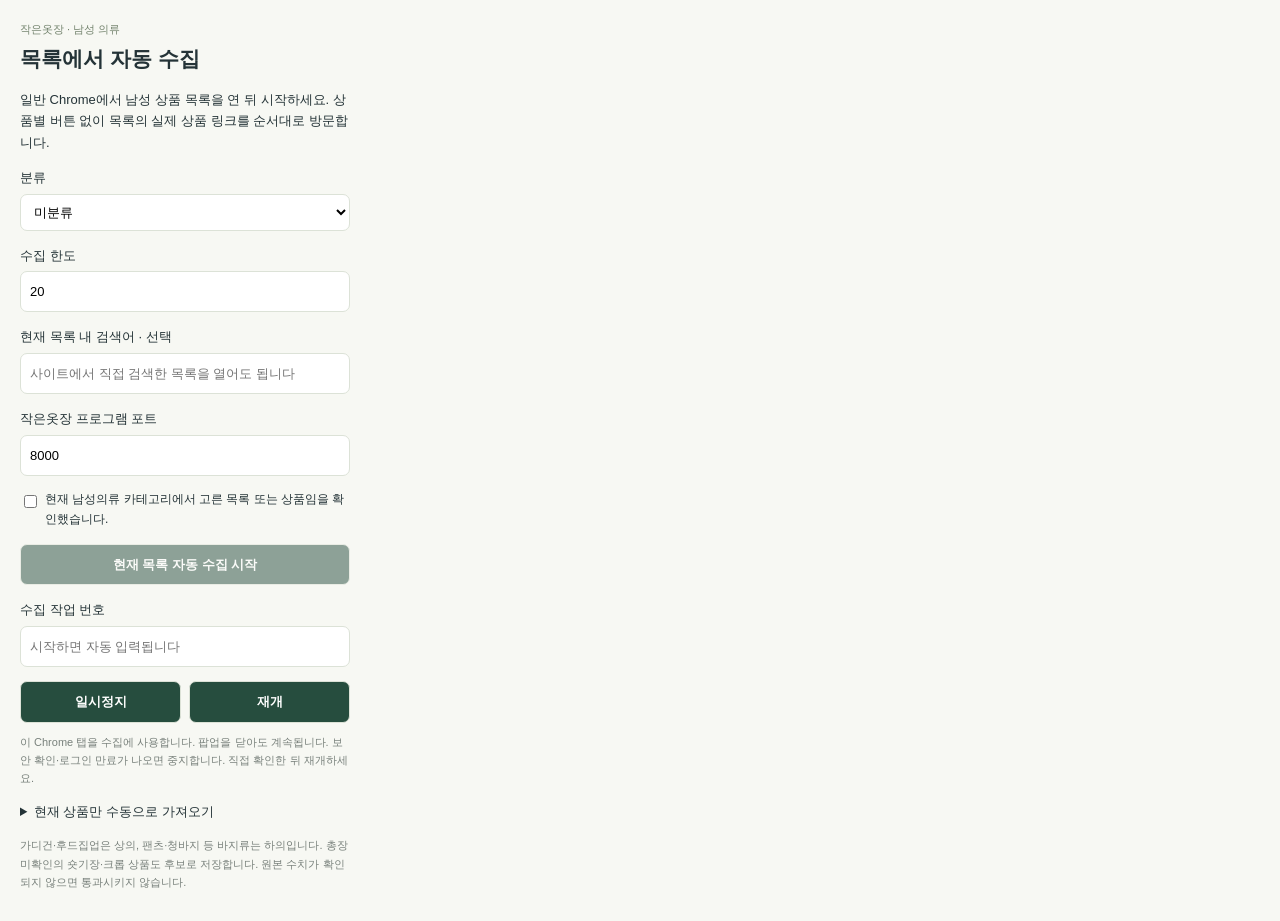
<file: chrome-extension/popup.html>
<!doctype html><html lang="ko"><head><meta charset="utf-8"><title>작은옷장 자동 수집</title><link rel="stylesheet" href="popup.css"><script src="popup.js" defer></script></head><body>
<p class="eyebrow">작은옷장 · 남성 의류</p><h1>목록에서 자동 수집</h1>
<p>일반 Chrome에서 남성 상품 목록을 연 뒤 시작하세요. 상품별 버튼 없이 목록의 실제 상품 링크를 순서대로 방문합니다.</p>
<label>분류<select id="category"><option>미분류</option><option>아우터</option><option>상의</option><option value="바지">하의 · 바지류 전체</option></select></label>
<label>수집 한도<input id="limit" type="number" min="1" max="200" value="20"></label>
<label>현재 목록 내 검색어 · 선택<input id="keyword" maxlength="200" placeholder="사이트에서 직접 검색한 목록을 열어도 됩니다"></label>
<label>작은옷장 프로그램 포트<input id="port" type="number" min="1" max="65535" value="8000"></label>
<label class="check"><input id="confirmed" type="checkbox">현재 남성의류 카테고리에서 고른 목록 또는 상품임을 확인했습니다.</label>
<button id="auto-start" disabled>현재 목록 자동 수집 시작</button>
<label>수집 작업 번호<input id="job-id" type="number" min="1" placeholder="시작하면 자동 입력됩니다"></label>
<div class="row"><button id="auto-pause">일시정지</button><button id="auto-resume">재개</button></div><p id="auto-status" role="status"></p>
<p class="small">이 Chrome 탭을 수집에 사용합니다. 팝업을 닫아도 계속됩니다. 보안 확인·로그인 만료가 나오면 중지합니다. 직접 확인한 뒤 재개하세요.</p>
<details><summary>현재 상품만 수동으로 가져오기</summary><button id="capture" disabled>현재 상품 가져오기</button><p id="status" role="status"></p></details>
<p class="small">가디건·후드집업은 상의, 팬츠·청바지 등 바지류는 하의입니다. 총장 미확인의 숏기장·크롭 상품도 후보로 저장합니다. 원본 수치가 확인되지 않으면 통과시키지 않습니다.</p>
</body></html>
</file>
<file: chrome-extension/popup.css>
body{width:330px;margin:0;padding:20px;font:13px/1.65 -apple-system,"Malgun Gothic",sans-serif;background:#f7f8f3;color:#243337}h1{font-size:21px;margin:4px 0 12px}.eyebrow{color:#73836d;font-size:11px;margin:0}p{margin:10px 0}label{display:flex;flex-direction:column;gap:5px;margin:14px 0}input,select,button{font:inherit;border:1px solid #dce2d7;border-radius:7px;padding:9px;background:white}button{background:#264d3e;color:white;width:100%;cursor:pointer;font-weight:600}button:disabled{opacity:.5;cursor:default}.check{flex-direction:row;align-items:start;font-size:12px}.check input{margin-top:5px;accent-color:#264d3e}.small{font-size:11px;color:#78807b}#status{white-space:pre-wrap;overflow-wrap:anywhere}

.row{display:flex;gap:8px}details{margin:14px 0}summary{cursor:pointer}details button{margin-top:10px}#auto-status{white-space:pre-wrap;overflow-wrap:anywhere}
</file>
